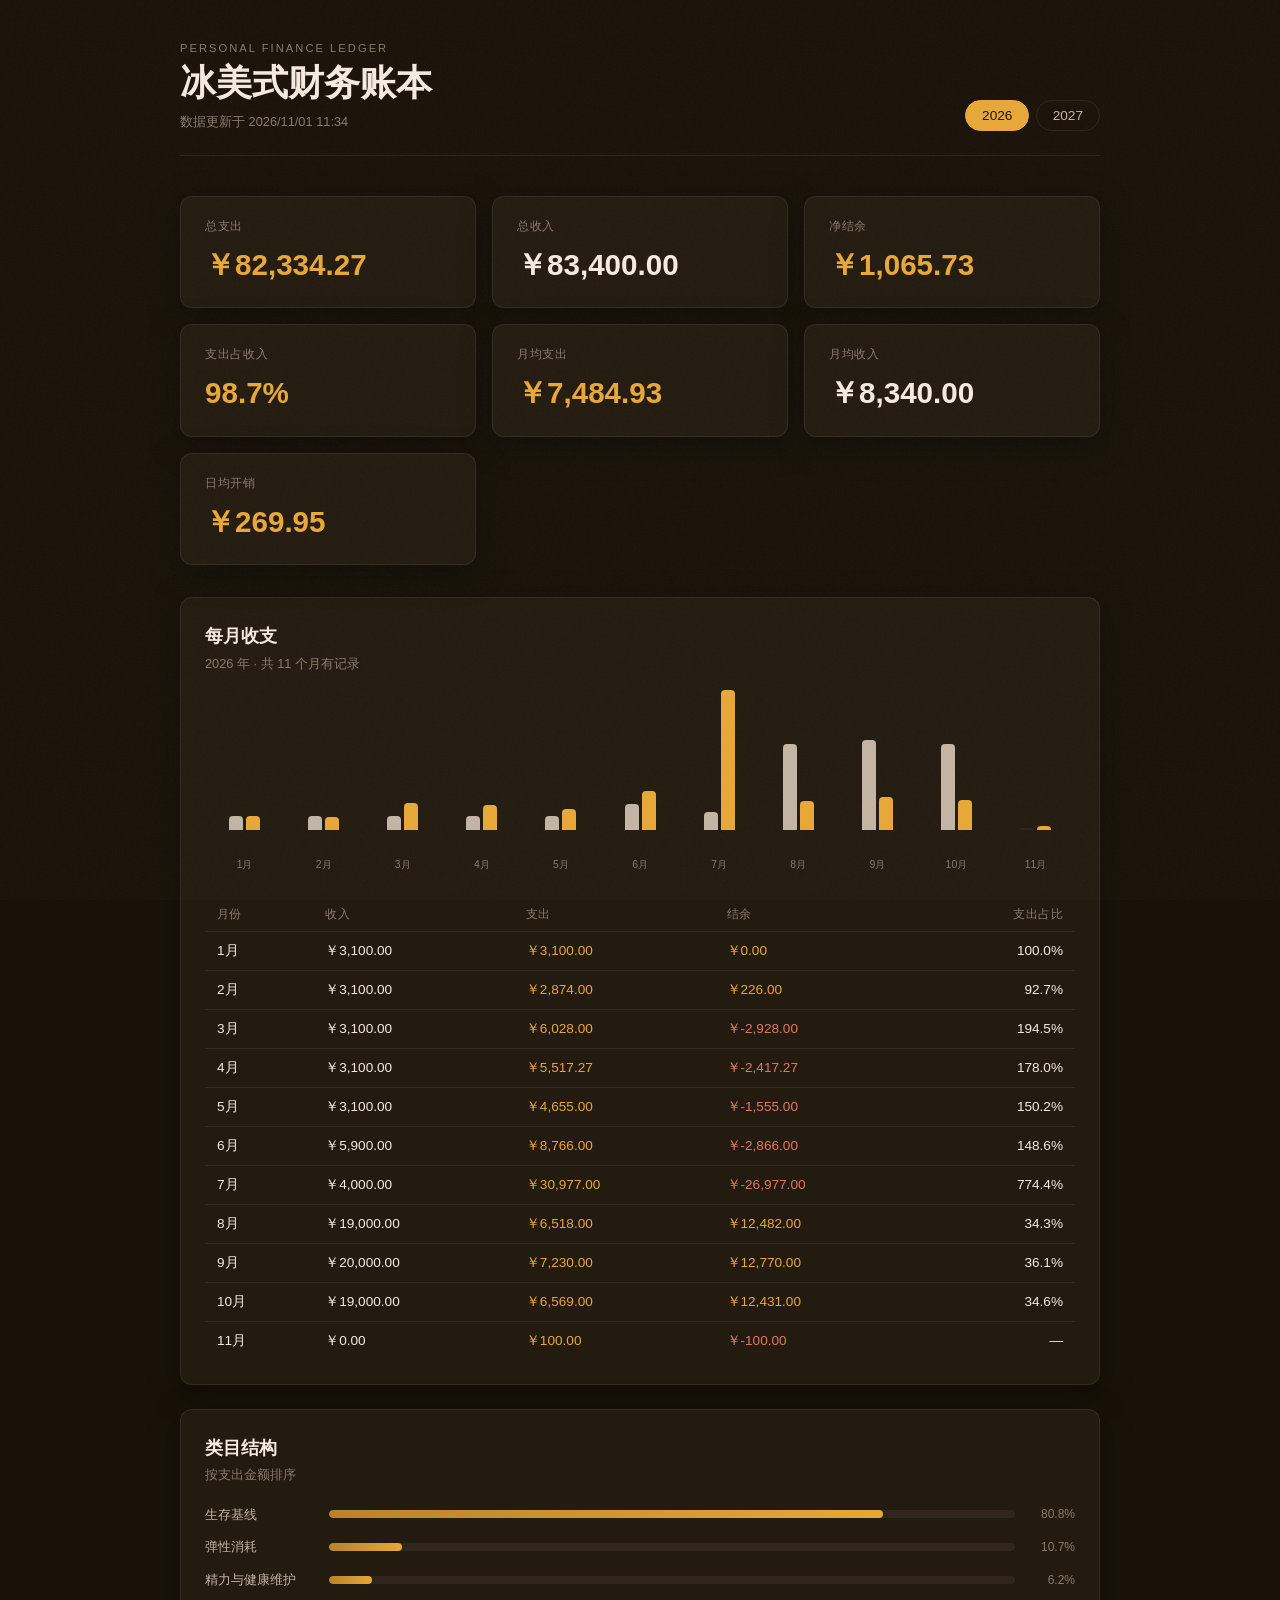
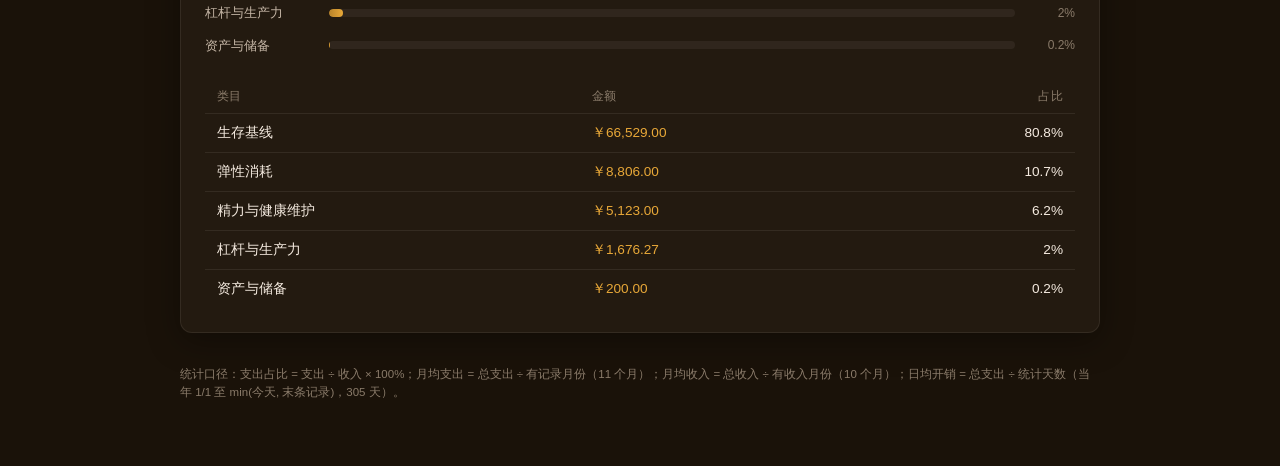
<file: reports/index.html>
<!DOCTYPE html>
<html lang="zh-CN">
<head>
    <meta charset="UTF-8">
    <meta name="viewport" content="width=device-width, initial-scale=1.0">
    <title>冰美式财务账本</title>
    <link rel="stylesheet" href="./assets/dashboard.css">
</head>
<body>
    <div class="grain"></div>
    <div class="page">
        <header class="header">
            <div class="header-main">
                <p class="eyebrow">Personal Finance Ledger</p>
                <h1 class="title">冰美式财务账本</h1>
                <p class="updated" id="updated-at">加载中…</p>
            </div>
            <nav class="year-switcher" id="year-switcher" aria-label="切换年份"></nav>
        </header>

        <div class="empty-inline hidden" id="empty-inline">
            <p><strong id="empty-year-label">—</strong> 年度暂无记账数据</p>
        </div>

        <div id="page-data">
        <section class="kpi-section" aria-label="收支概览">
            <article class="kpi-card" style="--delay: 0">
                <span class="kpi-label">总支出</span>
                <span class="kpi-value" id="kpi-total-expense">—</span>
            </article>
            <article class="kpi-card" style="--delay: 1">
                <span class="kpi-label">总收入</span>
                <span class="kpi-value kpi-income" id="kpi-total-income">—</span>
            </article>
            <article class="kpi-card" style="--delay: 2">
                <span class="kpi-label">净结余</span>
                <span class="kpi-value" id="kpi-net-balance">—</span>
            </article>
            <article class="kpi-card" style="--delay: 3">
                <span class="kpi-label">支出占收入</span>
                <span class="kpi-value" id="kpi-expense-ratio">—</span>
            </article>
            <article class="kpi-card" style="--delay: 4">
                <span class="kpi-label">月均支出</span>
                <span class="kpi-value" id="kpi-monthly-expense">—</span>
            </article>
            <article class="kpi-card" style="--delay: 5">
                <span class="kpi-label">月均收入</span>
                <span class="kpi-value kpi-income" id="kpi-monthly-income">—</span>
            </article>
            <article class="kpi-card" style="--delay: 6">
                <span class="kpi-label">日均开销</span>
                <span class="kpi-value" id="kpi-daily-expense">—</span>
            </article>
        </section>

        <section class="panel" aria-label="每月收支">
            <div class="panel-head">
                <h2 class="panel-title">每月收支</h2>
                <p class="panel-sub" id="monthly-sub"></p>
            </div>
            <div class="monthly-chart" id="monthly-chart"></div>
            <table class="data-table" id="monthly-table">
                <thead>
                    <tr><th>月份</th><th>收入</th><th>支出</th><th>结余</th><th>支出占比</th></tr>
                </thead>
                <tbody></tbody>
            </table>
        </section>

        <section class="panel" aria-label="类目结构">
            <div class="panel-head">
                <h2 class="panel-title">类目结构</h2>
                <p class="panel-sub">按支出金额排序</p>
            </div>
            <div class="category-bars" id="category-bars"></div>
            <table class="data-table" id="category-table">
                <thead>
                    <tr><th>类目</th><th>金额</th><th>占比</th></tr>
                </thead>
                <tbody></tbody>
            </table>
        </section>

        <footer class="footnote" id="footnote"></footer>
        </div>
    </div>

    <script src="./assets/dashboard.js"></script>
</body>
</html>
</file>
<file: reports/assets/dashboard.css>
:root {
  --bg-espresso: #1a1209;
  --bg-card: #231a10;
  --bg-card-hover: #2a1f14;
  --crema: #f5ebe0;
  --crema-dim: #c4b5a5;
  --amber: #e8a838;
  --amber-dim: #b8832a;
  --muted: #8a7b6a;
  --border: rgba(245, 235, 224, 0.08);
  --bar-empty: rgba(245, 235, 224, 0.06);
  --font-display: "PingFang SC", "PingFang TC", "Hiragino Sans GB", "Microsoft YaHei", sans-serif;
  --font-body: "PingFang SC", "PingFang TC", "Hiragino Sans GB", "Microsoft YaHei", sans-serif;
  --radius: 12px;
  --shadow: 0 8px 32px rgba(0, 0, 0, 0.35);
}

*, *::before, *::after {
  box-sizing: border-box;
  margin: 0;
  padding: 0;
}

html {
  font-size: 16px;
  -webkit-font-smoothing: antialiased;
}

body {
  font-family: var(--font-body);
  background: var(--bg-espresso);
  color: var(--crema);
  min-height: 100vh;
  line-height: 1.5;
}

.grain {
  position: fixed;
  inset: 0;
  pointer-events: none;
  z-index: 1000;
  opacity: 0.04;
  background-image: url("data:image/svg+xml,%3Csvg viewBox='0 0 256 256' xmlns='http://www.w3.org/2000/svg'%3E%3Cfilter id='n'%3E%3CfeTurbulence type='fractalNoise' baseFrequency='0.85' numOctaves='4' stitchTiles='stitch'/%3E%3C/filter%3E%3Crect width='100%25' height='100%25' filter='url(%23n)'/%3E%3C/svg%3E");
  background-repeat: repeat;
  background-size: 180px;
}

.page {
  max-width: 960px;
  margin: 0 auto;
  padding: 2.5rem 1.25rem 4rem;
  position: relative;
}

/* Header */
.header {
  display: flex;
  flex-wrap: wrap;
  justify-content: space-between;
  align-items: flex-end;
  gap: 1.5rem;
  margin-bottom: 2.5rem;
  padding-bottom: 1.5rem;
  border-bottom: 1px solid var(--border);
}

.eyebrow {
  font-size: 0.7rem;
  letter-spacing: 0.18em;
  text-transform: uppercase;
  color: var(--muted);
  margin-bottom: 0.35rem;
}

.title {
  font-family: var(--font-display);
  font-size: clamp(1.75rem, 5vw, 2.25rem);
  font-weight: 600;
  line-height: 1.15;
  color: var(--crema);
}

.updated {
  font-size: 0.8rem;
  color: var(--muted);
  margin-top: 0.5rem;
}

.year-switcher {
  display: flex;
  gap: 0.4rem;
  flex-wrap: wrap;
}

.year-switcher.hidden {
  display: none;
}

.year-btn {
  font-family: var(--font-body);
  font-size: 0.85rem;
  font-weight: 500;
  padding: 0.45rem 1rem;
  border: 1px solid var(--border);
  border-radius: 999px;
  background: transparent;
  color: var(--crema-dim);
  cursor: pointer;
  transition: background 0.2s, color 0.2s, border-color 0.2s;
}

.year-btn:hover {
  background: var(--bg-card);
  color: var(--crema);
}

.year-btn.active {
  background: var(--amber);
  border-color: var(--amber);
  color: var(--bg-espresso);
}

/* KPI Cards */
.kpi-section {
  display: grid;
  grid-template-columns: repeat(3, 1fr);
  gap: 1rem;
  margin-bottom: 2rem;
}

.kpi-card {
  background: var(--bg-card);
  border: 1px solid var(--border);
  border-radius: var(--radius);
  padding: 1.25rem 1.5rem;
  box-shadow: var(--shadow);
  animation: fadeUp 0.6s ease both;
  animation-delay: calc(var(--delay, 0) * 0.1s);
}

.kpi-label {
  display: block;
  font-size: 0.75rem;
  letter-spacing: 0.06em;
  text-transform: uppercase;
  color: var(--muted);
  margin-bottom: 0.5rem;
}

.kpi-value {
  display: block;
  font-family: var(--font-body);
  font-size: clamp(1.4rem, 4vw, 1.85rem);
  font-weight: 600;
  color: var(--amber);
  font-variant-numeric: tabular-nums;
}

.kpi-value.kpi-income {
  color: var(--crema);
}

.kpi-value.kpi-negative {
  color: #e07a5f;
}

/* Panels */
.panel {
  background: var(--bg-card);
  border: 1px solid var(--border);
  border-radius: var(--radius);
  padding: 1.5rem;
  margin-bottom: 1.5rem;
  box-shadow: var(--shadow);
}

.panel-head {
  margin-bottom: 1.25rem;
}

.panel-title {
  font-family: var(--font-body);
  font-size: 1.15rem;
  font-weight: 600;
  color: var(--crema);
}

.panel-sub {
  font-size: 0.8rem;
  color: var(--muted);
  margin-top: 0.25rem;
}

/* Monthly Chart */
.monthly-chart {
  display: flex;
  align-items: flex-end;
  gap: 0.5rem;
  height: 180px;
  padding: 0 0.25rem;
  margin-bottom: 1.5rem;
}

.month-col {
  flex: 1;
  display: flex;
  flex-direction: column;
  align-items: center;
  gap: 0.4rem;
  min-width: 0;
}

.month-bar-group {
  display: flex;
  gap: 3px;
  align-items: flex-end;
  height: 140px;
  width: 100%;
  justify-content: center;
}

.month-bar-wrap {
  flex: 1;
  max-width: 14px;
  height: 100%;
  display: flex;
  align-items: flex-end;
  justify-content: center;
}

.month-bar {
  width: 100%;
  border-radius: 4px 4px 0 0;
  background: var(--amber);
  transition: height 0.5s ease;
  min-height: 2px;
}

.month-bar-income {
  background: var(--crema-dim);
}

.month-bar-expense {
  background: var(--amber);
}

.month-bar.empty {
  background: var(--bar-empty);
  min-height: 2px;
}

.month-label {
  font-size: 0.65rem;
  color: var(--muted);
  white-space: nowrap;
}

.month-amount {
  font-size: 0.6rem;
  color: var(--crema-dim);
  font-variant-numeric: tabular-nums;
  opacity: 0;
  transition: opacity 0.2s;
}

.month-col:hover .month-amount {
  opacity: 1;
}

/* Category Bars */
.category-bars {
  display: flex;
  flex-direction: column;
  gap: 0.85rem;
  margin-bottom: 1.5rem;
}

.cat-row {
  display: grid;
  grid-template-columns: 7rem 1fr 3rem;
  align-items: center;
  gap: 0.75rem;
}

.cat-name {
  font-size: 0.8rem;
  color: var(--crema-dim);
  white-space: nowrap;
  overflow: hidden;
  text-overflow: ellipsis;
}

.cat-track {
  height: 8px;
  background: var(--bar-empty);
  border-radius: 4px;
  overflow: hidden;
}

.cat-fill {
  height: 100%;
  background: linear-gradient(90deg, var(--amber-dim), var(--amber));
  border-radius: 4px;
  transition: width 0.6s ease;
}

.cat-pct {
  font-size: 0.75rem;
  color: var(--muted);
  text-align: right;
  font-variant-numeric: tabular-nums;
}

/* Tables */
.data-table {
  width: 100%;
  border-collapse: collapse;
  font-size: 0.85rem;
}

.data-table th {
  text-align: left;
  font-weight: 500;
  color: var(--muted);
  padding: 0.5rem 0.75rem;
  border-bottom: 1px solid var(--border);
  font-size: 0.75rem;
  letter-spacing: 0.04em;
  text-transform: uppercase;
}

.data-table td {
  padding: 0.55rem 0.75rem;
  border-bottom: 1px solid var(--border);
  font-variant-numeric: tabular-nums;
}

.data-table td:last-child,
.data-table th:last-child {
  text-align: right;
}

.data-table tbody tr:last-child td {
  border-bottom: none;
}

.data-table tbody tr:hover td {
  background: var(--bg-card-hover);
}

.amount-cell {
  color: var(--amber);
  font-weight: 500;
}

.amount-cell.amount-income {
  color: var(--crema);
}

.amount-cell.amount-negative {
  color: #e07a5f;
}

/* Footnote */
.footnote {
  font-size: 0.72rem;
  color: var(--muted);
  line-height: 1.6;
  padding-top: 0.5rem;
}

/* Empty year (inline, header stays visible) */
.empty-inline {
  background: var(--bg-card);
  border: 1px solid var(--border);
  border-radius: var(--radius);
  padding: 3rem 1.5rem;
  text-align: center;
  color: var(--crema-dim);
  font-size: 0.95rem;
  box-shadow: var(--shadow);
}

.empty-inline strong {
  color: var(--crema);
  font-weight: 600;
}

.hidden {
  display: none !important;
}

@keyframes fadeUp {
  from {
    opacity: 0;
    transform: translateY(12px);
  }
  to {
    opacity: 1;
    transform: translateY(0);
  }
}

@media (max-width: 640px) {
  .kpi-section {
    grid-template-columns: 1fr;
  }

  .header {
    flex-direction: column;
    align-items: flex-start;
  }

  .cat-row {
    grid-template-columns: 5rem 1fr 2.5rem;
  }

  .month-label {
    font-size: 0.55rem;
  }
}

@media (prefers-reduced-motion: reduce) {
  .kpi-card,
  .month-bar,
  .cat-fill {
    animation: none;
    transition: none;
  }
}
</file>
